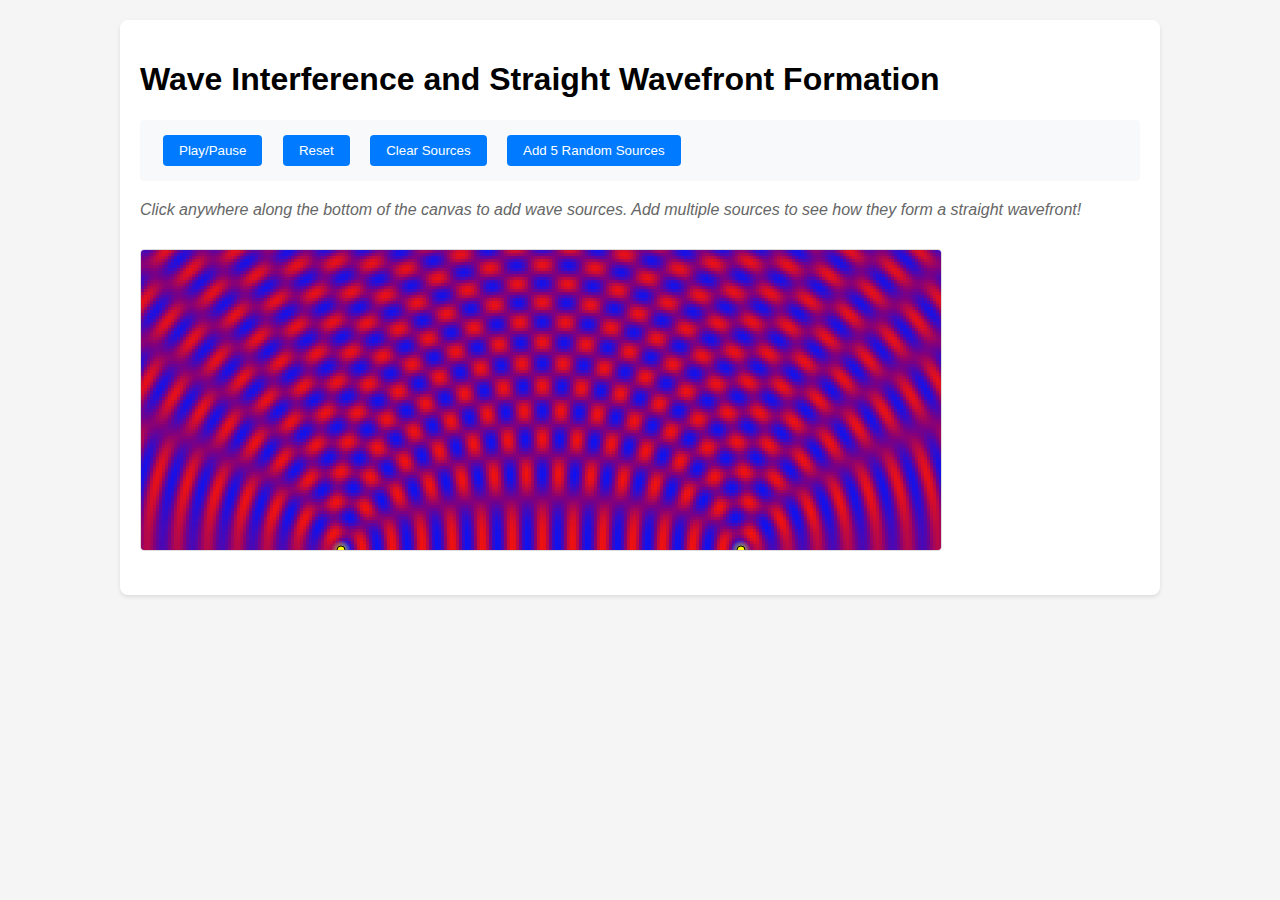
<file: simulations/Circular Wave Interference Visualization.html>
<!DOCTYPE html>
<html>
<head>
    <title>Wave Interference - Multiple Sources</title>
    <style>
        body {
            font-family: Arial, sans-serif;
            margin: 20px;
            background-color: #f5f5f5;
        }
        .container {
            max-width: 1000px;
            margin: 0 auto;
            background-color: white;
            padding: 20px;
            border-radius: 8px;
            box-shadow: 0 2px 4px rgba(0,0,0,0.1);
        }
        canvas {
            border: 1px solid #ddd;
            border-radius: 4px;
            margin: 20px 0;
            cursor: pointer;
        }
        .controls {
            margin: 20px 0;
            padding: 15px;
            background-color: #f8f9fa;
            border-radius: 4px;
        }
        button {
            padding: 8px 16px;
            margin: 0 8px;
            border: none;
            border-radius: 4px;
            background-color: #007bff;
            color: white;
            cursor: pointer;
        }
        button:hover {
            background-color: #0056b3;
        }
        .info {
            color: #666;
            font-style: italic;
            margin: 10px 0;
        }
    </style>
</head>
<body>
    <div class="container">
        <h1>Wave Interference and Straight Wavefront Formation</h1>
        
        <div class="controls">
            <button onclick="toggleAnimation()">Play/Pause</button>
            <button onclick="resetAnimation()">Reset</button>
            <button onclick="clearSources()">Clear Sources</button>
            <button onclick="addRandomSources()">Add 5 Random Sources</button>
        </div>

        <p class="info">Click anywhere along the bottom of the canvas to add wave sources. Add multiple sources to see how they form a straight wavefront!</p>
        <canvas id="waveCanvas" width="800" height="300"></canvas>
    </div>

    <script>
        const canvas = document.getElementById('waveCanvas');
        const ctx = canvas.getContext('2d');
        
        let animationId;
        let isPlaying = true;
        let time = 0;
        
        // Wave parameters
        let sources = [
            { x: 200, y: canvas.height },
            { x: 600, y: canvas.height }
        ];
        
        const wavelength = 30;  // Shorter wavelength for clearer pattern
        const frequency = 0.3;  // Faster waves
        const damping = 0.15;   // Adjusted damping for better visibility
        const maxRadius = canvas.height;

        function getWaveAmplitude(x, y, sourceX, sourceY, time) {
            const distance = Math.sqrt((x - sourceX) * (x - sourceX) + (y - sourceY) * (y - sourceY));
            const phase = (distance / wavelength) * 2 * Math.PI - time * frequency;
            return Math.cos(phase) * Math.exp(-distance * damping / maxRadius);
        }

        function getCombinedAmplitude(x, y, time) {
            return sources.reduce((sum, source) => {
                return sum + getWaveAmplitude(x, y, source.x, source.y, time);
            }, 0) / Math.max(1, sources.length);
        }

        function amplitudeToColor(amplitude) {
            // Enhanced color mapping for better contrast
            const r = Math.floor((amplitude + 1) * 127.5);
            const b = Math.floor((1 - amplitude) * 127.5);
            const g = Math.floor(Math.abs(amplitude) * 20); // Slight green tint for better visualization
            return `rgb(${r},${g},${b})`;
        }

        function draw() {
            ctx.clearRect(0, 0, canvas.width, canvas.height);

            // Draw wave field
            const resolution = 3;  // Higher resolution for clearer pattern
            for (let x = 0; x < canvas.width; x += resolution) {
                for (let y = 0; y < canvas.height; y += resolution) {
                    const amplitude = getCombinedAmplitude(x, y, time);
                    ctx.fillStyle = amplitudeToColor(amplitude);
                    ctx.fillRect(x, y, resolution, resolution);
                }
            }

            // Draw sources with a glowing effect
            sources.forEach(source => {
                // Glow effect
                const gradient = ctx.createRadialGradient(
                    source.x, source.y, 0,
                    source.x, source.y, 10
                );
                gradient.addColorStop(0, 'rgba(255, 255, 0, 0.8)');
                gradient.addColorStop(1, 'rgba(255, 255, 0, 0)');
                
                ctx.beginPath();
                ctx.arc(source.x, source.y, 10, 0, Math.PI * 2);
                ctx.fillStyle = gradient;
                ctx.fill();

                // Source point
                ctx.beginPath();
                ctx.arc(source.x, source.y, 4, 0, Math.PI * 2);
                ctx.fillStyle = 'yellow';
                ctx.strokeStyle = 'black';
                ctx.fill();
                ctx.stroke();
            });

            if (isPlaying) {
                time += 0.4;  // Faster animation
                animationId = requestAnimationFrame(draw);
            }
        }

        function toggleAnimation() {
            isPlaying = !isPlaying;
            if (isPlaying) {
                draw();
            } else {
                cancelAnimationFrame(animationId);
            }
        }

        function resetAnimation() {
            time = 0;
            if (!isPlaying) {
                isPlaying = true;
                draw();
            }
        }

        function clearSources() {
            sources = [];
            if (!isPlaying) {
                draw();
            }
        }

        function addRandomSources() {
            const spacing = canvas.width / 6;
            for (let i = 0; i < 5; i++) {
                const x = spacing + Math.random() * (canvas.width - 2 * spacing);
                sources.push({ x, y: canvas.height });
            }
        }

        // Add click handler for adding new sources
        canvas.addEventListener('click', (event) => {
            const rect = canvas.getBoundingClientRect();
            const x = event.clientX - rect.left;
            const y = canvas.height; // Always at bottom
            sources.push({ x, y });
        });

        // Start animation
        draw();
    </script>
</body>
</html>
</file>
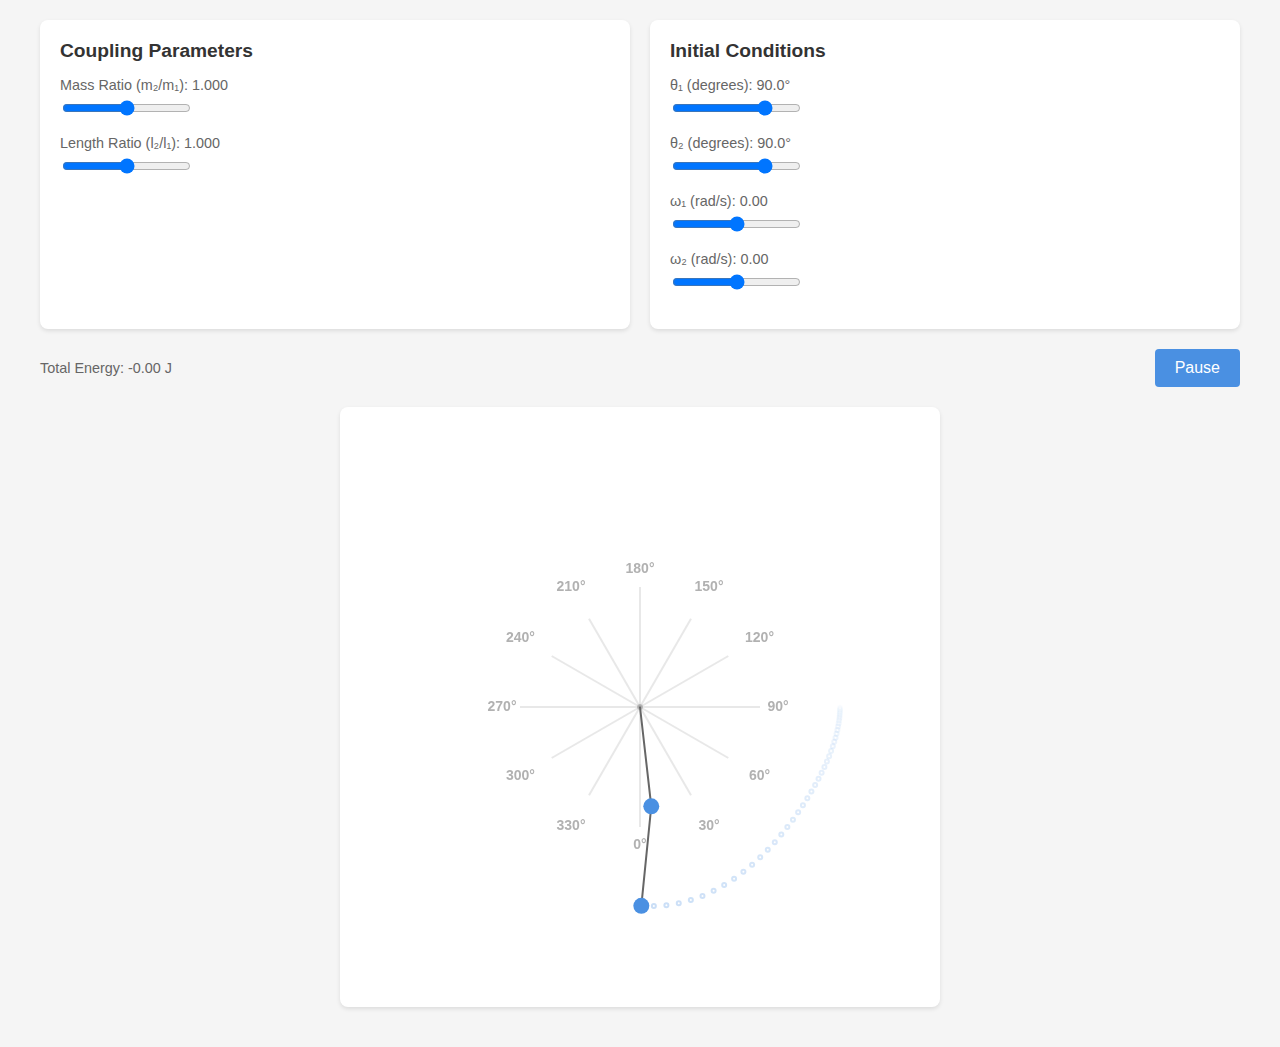
<file: simulations/Double Pendulum.html>
<!DOCTYPE html>
<html lang="en">
<head>
    <meta charset="UTF-8">
    <meta name="viewport" content="width=device-width, initial-scale=1.0">
    <title>Double Pendulum Simulator</title>
    <style>
        body {
            font-family: Arial, sans-serif;
            max-width: 1200px;
            margin: 0 auto;
            padding: 20px;
            background-color: #f5f5f5;
        }

        .controls-container {
            display: grid;
            grid-template-columns: repeat(auto-fit, minmax(300px, 1fr));
            gap: 20px;
            margin-bottom: 20px;
        }

        .card {
            background: white;
            border-radius: 8px;
            padding: 20px;
            box-shadow: 0 2px 4px rgba(0,0,0,0.1);
        }

        .card-title {
            font-size: 1.2em;
            font-weight: bold;
            margin-bottom: 15px;
            color: #333;
        }

        .control-group {
            margin-bottom: 15px;
        }

        .label {
            display: block;
            margin-bottom: 5px;
            font-size: 0.9em;
            color: #666;
        }

        .slider-container {
            display: flex;
            align-items: center;
            gap: 10px;
        }

        input[type="range"] {
            flex-grow: 1;
        }

        .value-display {
            min-width: 60px;
            text-align: right;
            font-family: monospace;
        }

        canvas {
            display: block;
            margin: 20px auto;
            background: white;
            border-radius: 8px;
            box-shadow: 0 2px 4px rgba(0,0,0,0.1);
        }

        .button {
            background: #4a90e2;
            color: white;
            border: none;
            padding: 10px 20px;
            border-radius: 4px;
            cursor: pointer;
            font-size: 1em;
        }

        .button:hover {
            background: #357abd;
        }

        .button.pause {
            background: #e24a4a;
        }

        .button.pause:hover {
            background: #bd3535;
        }

        .bottom-controls {
            display: flex;
            justify-content: space-between;
            align-items: center;
            margin-bottom: 20px;
        }

        #energyDisplay {
            font-size: 0.9em;
            color: #666;
        }
    </style>
</head>
<body>
    <div class="controls-container">
        <div class="card">
            <div class="card-title">Coupling Parameters</div>
            <div class="control-group">
                <label class="label">Mass Ratio (m₂/m₁): <span id="massRatioDisplay"></span></label>
                <input type="range" id="massRatio" min="-2.3" max="2.3" step="0.1" value="0">
            </div>
            <div class="control-group">
                <label class="label">Length Ratio (l₂/l₁): <span id="lengthRatioDisplay"></span></label>
                <input type="range" id="lengthRatio" min="-2.3" max="2.3" step="0.1" value="0">
            </div>
        </div>
        
        <div class="card">
            <div class="card-title">Initial Conditions</div>
            <div class="control-group">
                <label class="label">θ₁ (degrees): <span id="theta1Display"></span></label>
                <input type="range" id="theta1" min="-180" max="180" step="5" value="90">
            </div>
            <div class="control-group">
                <label class="label">θ₂ (degrees): <span id="theta2Display"></span></label>
                <input type="range" id="theta2" min="-180" max="180" step="5" value="90">
            </div>
            <div class="control-group">
                <label class="label">ω₁ (rad/s): <span id="omega1Display"></span></label>
                <input type="range" id="omega1" min="-5" max="5" step="0.1" value="0">
            </div>
            <div class="control-group">
                <label class="label">ω₂ (rad/s): <span id="omega2Display"></span></label>
                <input type="range" id="omega2" min="-5" max="5" step="0.1" value="0">
            </div>
        </div>
    </div>

    <div class="bottom-controls">
        <div id="energyDisplay">Total Energy: 0.00 J</div>
        <button id="pauseButton" class="button">Pause</button>
    </div>

    <canvas id="pendulumCanvas" width="600" height="600"></canvas>

<script>
// Beginning of JavaScript - continued in part 2
const canvas = document.getElementById('pendulumCanvas');
const ctx = canvas.getContext('2d');

// State variables
let isRunning = true;
let trail = [];

// Physical parameters
const g = 9.81;
const m1 = 1.0;
const l1 = 1.0;

// Get all input elements
const massRatioInput = document.getElementById('massRatio');
const lengthRatioInput = document.getElementById('lengthRatio');
const theta1Input = document.getElementById('theta1');
const theta2Input = document.getElementById('theta2');
const omega1Input = document.getElementById('omega1');
const omega2Input = document.getElementById('omega2');
const pauseButton = document.getElementById('pauseButton');

// Get all display elements
const massRatioDisplay = document.getElementById('massRatioDisplay');
const lengthRatioDisplay = document.getElementById('lengthRatioDisplay');
const theta1Display = document.getElementById('theta1Display');
const theta2Display = document.getElementById('theta2Display');
const omega1Display = document.getElementById('omega1Display');
const omega2Display = document.getElementById('omega2Display');
const energyDisplay = document.getElementById('energyDisplay');

// Current state
let state = {
    theta1: Math.PI/2,
    omega1: 0,
    theta2: Math.PI/2,
    omega2: 0
};

// Conversion functions
const deg2rad = deg => deg * Math.PI / 180;
const rad2deg = rad => rad * 180 / Math.PI;

// Physics calculations
function calculateDerivatives(state, massRatio, lengthRatio) {
    const m2 = m1 * Math.exp(massRatio);
    const l2 = l1 * Math.exp(lengthRatio);
    
    const delta = state.theta2 - state.theta1;
    const den = (m1 + m2) * l1 - m2 * l1 * Math.cos(delta) * Math.cos(delta);
    
    const theta1_dot = state.omega1;
    const omega1_dot = (m2 * l1 * state.omega1 * state.omega1 * Math.sin(delta) * Math.cos(delta)
                     + m2 * g * Math.sin(state.theta2) * Math.cos(delta)
                     + m2 * l2 * state.omega2 * state.omega2 * Math.sin(delta)
                     - (m1 + m2) * g * Math.sin(state.theta1)) / den;
    
    const theta2_dot = state.omega2;
    const omega2_dot = (-m2 * l2 * state.omega2 * state.omega2 * Math.sin(delta) * Math.cos(delta)
                     + (m1 + m2) * (g * Math.sin(state.theta1) * Math.cos(delta)
                     - l1 * state.omega1 * state.omega1 * Math.sin(delta)
                     - g * Math.sin(state.theta2))) / den;
    
    return {
        theta1: theta1_dot,
        omega1: omega1_dot,
        theta2: theta2_dot,
        omega2: omega2_dot
    };
}

function calculateTotalEnergy(state, massRatio, lengthRatio) {
    const m2 = m1 * Math.exp(massRatio);
    const l2 = l1 * Math.exp(lengthRatio);
    
    const v1x = l1 * state.omega1 * Math.cos(state.theta1);
    const v1y = l1 * state.omega1 * Math.sin(state.theta1);
    const v2x = l1 * state.omega1 * Math.cos(state.theta1) + l2 * state.omega2 * Math.cos(state.theta2);
    const v2y = l1 * state.omega1 * Math.sin(state.theta1) + l2 * state.omega2 * Math.sin(state.theta2);
    
    const T = 0.5 * m1 * (v1x*v1x + v1y*v1y) + 0.5 * m2 * (v2x*v2x + v2y*v2y);
    const V = -m1 * g * l1 * Math.cos(state.theta1) - m2 * g * (l1 * Math.cos(state.theta1) + l2 * Math.cos(state.theta2));
    
    return T + V;
}

// RK4 integrator
function rk4Step(state, dt, massRatio, lengthRatio) {
    const k1 = calculateDerivatives(state, massRatio, lengthRatio);
    
    const halfState = {
        theta1: state.theta1 + k1.theta1 * dt/2,
        omega1: state.omega1 + k1.omega1 * dt/2,
        theta2: state.theta2 + k1.theta2 * dt/2,
        omega2: state.omega2 + k1.omega2 * dt/2
    };
    const k2 = calculateDerivatives(halfState, massRatio, lengthRatio);
    
    const halfState2 = {
        theta1: state.theta1 + k2.theta1 * dt/2,
        omega1: state.omega1 + k2.omega1 * dt/2,
        theta2: state.theta2 + k2.theta2 * dt/2,
        omega2: state.omega2 + k2.omega2 * dt/2
    };
    const k3 = calculateDerivatives(halfState2, massRatio, lengthRatio);
    
    const fullState = {
        theta1: state.theta1 + k3.theta1 * dt,
        omega1: state.omega1 + k3.omega1 * dt,
        theta2: state.theta2 + k3.theta2 * dt,
        omega2: state.omega2 + k3.omega2 * dt
    };
    const k4 = calculateDerivatives(fullState, massRatio, lengthRatio);
    
    return {
        theta1: state.theta1 + (k1.theta1 + 2*k2.theta1 + 2*k3.theta1 + k4.theta1) * dt/6,
        omega1: state.omega1 + (k1.omega1 + 2*k2.omega1 + 2*k3.omega1 + k4.omega1) * dt/6,
        theta2: state.theta2 + (k1.theta2 + 2*k2.theta2 + 2*k3.theta2 + k4.theta2) * dt/6,
        omega2: state.omega2 + (k1.omega2 + 2*k2.omega2 + 2*k3.omega2 + k4.omega2) * dt/6
    };
}

// Drawing functions
function drawProtractor(ctx, centerX, centerY, scale) {
    const protractorRadius = scale * 1.2;
    
    ctx.strokeStyle = 'rgba(100, 100, 100, 0.15)';
    ctx.fillStyle = 'rgba(100, 100, 100, 0.5)';
    ctx.textAlign = 'center';
    ctx.textBaseline = 'middle';
    ctx.font = 'bold 14px Arial';
    
    for (let angle = 0; angle < 360; angle += 30) {
        const radian = (angle * Math.PI) / 180;
        const lineLength = angle % 90 === 0 ? protractorRadius : 
                          angle % 45 === 0 ? protractorRadius * 0.9 : 
                          protractorRadius * 0.85;
        
        ctx.beginPath();
        ctx.moveTo(centerX, centerY);
        ctx.lineTo(
            centerX + lineLength * Math.sin(radian),
            centerY + lineLength * Math.cos(radian)
        );
        ctx.stroke();
        
        if (angle % 30 === 0) {
            const labelRadius = protractorRadius * 1.15;
            const labelX = centerX + labelRadius * Math.sin(radian);
            const labelY = centerY + labelRadius * Math.cos(radian);
            ctx.fillText(`${angle}°`, labelX, labelY);
        }
    }
    
    ctx.fillStyle = 'rgba(100, 100, 100, 0.3)';
    ctx.beginPath();
    ctx.arc(centerX, centerY, 3, 0, 2 * Math.PI);
    ctx.fill();
}

function updateDisplay() {
    const massRatio = Math.exp(Number(massRatioInput.value));
    const lengthRatio = Math.exp(Number(lengthRatioInput.value));
    
    massRatioDisplay.textContent = massRatio < 1 ? 
        `1/${(1/massRatio).toFixed(3)}` : 
        massRatio.toFixed(3);
    
    lengthRatioDisplay.textContent = lengthRatio < 1 ? 
        `1/${(1/lengthRatio).toFixed(3)}` : 
        lengthRatio.toFixed(3);
    
    theta1Display.textContent = `${Number(theta1Input.value).toFixed(1)}°`;
    theta2Display.textContent = `${Number(theta2Input.value).toFixed(1)}°`;
    omega1Display.textContent = Number(omega1Input.value).toFixed(2);
    omega2Display.textContent = Number(omega2Input.value).toFixed(2);
    
    state.theta1 = deg2rad(Number(theta1Input.value));
    state.theta2 = deg2rad(Number(theta2Input.value));
    state.omega1 = Number(omega1Input.value);
    state.omega2 = Number(omega2Input.value);
    
    const energy = calculateTotalEnergy(state, Number(massRatioInput.value), Number(lengthRatioInput.value));
    energyDisplay.textContent = `Total Energy: ${energy.toFixed(2)} J`;
}

function draw() {
    const scale = 100;
    const centerX = canvas.width / 2;
    const centerY = canvas.height / 2;
    
    ctx.clearRect(0, 0, canvas.width, canvas.height);
    drawProtractor(ctx, centerX, centerY, scale);
    
    const massRatio = Math.exp(Number(massRatioInput.value));
    const lengthRatio = Math.exp(Number(lengthRatioInput.value));
    const l2 = l1 * lengthRatio;
    
    // Draw trail
    ctx.beginPath();
    trail.forEach((pos, i) => {
        const alpha = i / trail.length;
        ctx.strokeStyle = `rgba(74, 144, 226, ${alpha * 0.3})`;
        ctx.beginPath();
        ctx.arc(pos.x, pos.y, 2, 0, 2*Math.PI);
        ctx.stroke();
    });
    
    // Calculate positions
    const x1 = centerX + l1 * scale * Math.sin(state.theta1);
    const y1 = centerY + l1 * scale * Math.cos(state.theta1);
    const x2 = x1 + l2 * scale * Math.sin(state.theta2);
    const y2 = y1 + l2 * scale * Math.cos(state.theta2);
    
    // Draw rods
    ctx.beginPath();
    ctx.strokeStyle = '#666';
    ctx.lineWidth = 2;
    ctx.moveTo(centerX, centerY);
    ctx.lineTo(x1, y1);
    ctx.lineTo(x2, y2);
    ctx.stroke();
    
    // Draw masses
    const baseRadius = 8;
    ctx.fillStyle = '#4a90e2';
    ctx.beginPath();
    ctx.arc(x1, y1, baseRadius, 0, 2*Math.PI);
    ctx.fill();
    ctx.beginPath();
    ctx.arc(x2, y2, baseRadius * Math.sqrt(massRatio), 0, 2*Math.PI);
    ctx.fill();
    
    // Update trail
    trail.push({x: x2, y: y2});
    if (trail.length > 50) trail.shift();
    
    if (isRunning) {
        state = rk4Step(state, 1/60, Number(massRatioInput.value), Number(lengthRatioInput.value));
        requestAnimationFrame(draw);
    }
}

// Event handlers
[massRatioInput, lengthRatioInput, theta1Input, theta2Input, omega1Input, omega2Input].forEach(input => {
    input.addEventListener('input', updateDisplay);
});

pauseButton.addEventListener('click', () => {
    isRunning = !isRunning;
    pauseButton.textContent = isRunning ? 'Pause' : 'Resume';
    pauseButton.classList.toggle('pause', isRunning);
    if (isRunning) draw();
});

// Initial setup
updateDisplay();
draw();

</script>
</body>
</html>
</file>
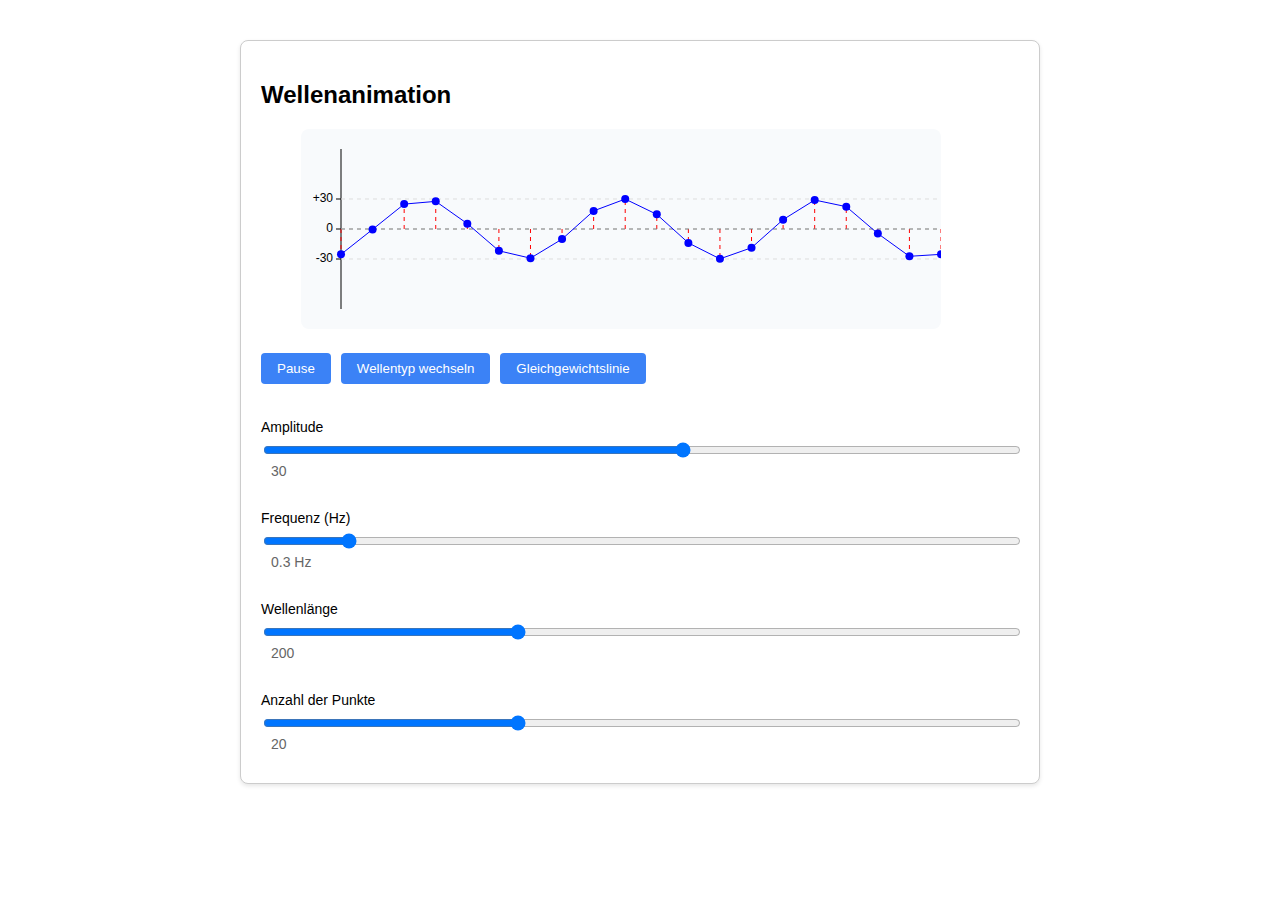
<file: simulations/Quer und Laengswellen.html>
<!DOCTYPE html>
<html>
<head>
    <title>Wellenanimation</title>
    <style>
        body {
            font-family: Arial, sans-serif;
            max-width: 800px;
            margin: 20px auto;
            padding: 20px;
        }
        .card {
            border: 1px solid #ccc;
            border-radius: 8px;
            padding: 20px;
            background: white;
            box-shadow: 0 2px 4px rgba(0,0,0,0.1);
        }
        .controls {
            margin-top: 20px;
            display: grid;
            gap: 10px;
        }
        .button-group {
            display: flex;
            gap: 10px;
            margin-bottom: 15px;
        }
        button {
            padding: 8px 16px;
            background: #3b82f6;
            color: white;
            border: none;
            border-radius: 4px;
            cursor: pointer;
        }
        button:hover {
            background: #2563eb;
        }
        .slider-container {
            margin: 10px 0;
        }
        .slider-label {
            display: block;
            margin-bottom: 5px;
            font-size: 14px;
        }
        input[type="range"] {
            width: 100%;
        }
        .value-display {
            display: inline-block;
            margin-left: 10px;
            font-size: 14px;
            color: #666;
        }
        svg {
            margin-left: 40px;
        }
    </style>
</head>
<body>
    <div class="card">
        <h2>Wellenanimation</h2>
        <svg id="waveCanvas" width="640" height="200" style="background: #f8fafc; border-radius: 8px;"></svg>
        
        <div class="controls">
            <div class="button-group">
                <button id="playPauseBtn">Pause</button>
                <button id="waveTypeBtn">Wellentyp wechseln</button>
                <button id="equilibriumBtn">Gleichgewichtslinie</button>
            </div>
            
            <div class="slider-container">
                <label class="slider-label">Amplitude</label>
                <input type="range" id="amplitudeSlider" min="5" max="50" value="30" step="1">
                <span class="value-display" id="amplitudeValue">30</span>
            </div>
            
            <div class="slider-container">
                <label class="slider-label">Frequenz (Hz)</label>
                <input type="range" id="frequencySlider" min="0.1" max="2" value="0.3" step="0.1">
                <span class="value-display" id="frequencyValue">0.3 Hz</span>
            </div>
            
            <div class="slider-container">
                <label class="slider-label">Wellenlänge</label>
                <input type="range" id="wavelengthSlider" min="100" max="400" value="200" step="10">
                <span class="value-display" id="wavelengthValue">200</span>
            </div>
            
            <div class="slider-container">
                <label class="slider-label">Anzahl der Punkte</label>
                <input type="range" id="pointsSlider" min="10" max="40" value="20" step="1">
                <span class="value-display" id="pointsValue">20</span>
            </div>
        </div>
    </div>

    <script>
        class WaveAnimation {
            constructor() {
                this.svg = document.getElementById('waveCanvas');
                this.width = 600;
                this.height = 200;
                this.centerY = this.height / 2;
                this.time = 0;
                this.isPlaying = true;
                this.yAxisOffset = 40;
                
                // State
                this.amplitude = 30;
                this.frequency = 0.3;
                this.wavelength = 200;
                this.numPoints = 20;
                this.waveType = 'transverse';
                this.showEquilibrium = true;
                
                // Animation speed scaling factor - Changed from 50 to 5
                this.animationSpeed = 5;
                
                this.setupControls();
                this.animate();
                
                // Initial value displays
                this.updateValueDisplays();
            }
            
            updateValueDisplays() {
                document.getElementById('amplitudeValue').textContent = this.amplitude;
                document.getElementById('frequencyValue').textContent = this.frequency + ' Hz';
                document.getElementById('wavelengthValue').textContent = this.wavelength;
                document.getElementById('pointsValue').textContent = this.numPoints;
            }
            
            drawYAxis() {
                const yAxis = document.createElementNS('http://www.w3.org/2000/svg', 'line');
                yAxis.setAttribute('x1', this.yAxisOffset);
                yAxis.setAttribute('y1', 20);
                yAxis.setAttribute('x2', this.yAxisOffset);
                yAxis.setAttribute('y2', this.height - 20);
                yAxis.setAttribute('stroke', 'black');
                yAxis.setAttribute('stroke-width', '1');
                this.svg.appendChild(yAxis);

                const tickLength = 5;
                const positions = [
                    { y: this.centerY - this.amplitude, label: `+${this.amplitude}` },
                    { y: this.centerY, label: '0' },
                    { y: this.centerY + this.amplitude, label: `-${this.amplitude}` }
                ];

                positions.forEach(pos => {
                    const tick = document.createElementNS('http://www.w3.org/2000/svg', 'line');
                    tick.setAttribute('x1', this.yAxisOffset - tickLength);
                    tick.setAttribute('y1', pos.y);
                    tick.setAttribute('x2', this.yAxisOffset);
                    tick.setAttribute('y2', pos.y);
                    tick.setAttribute('stroke', 'black');
                    tick.setAttribute('stroke-width', '1');
                    this.svg.appendChild(tick);

                    const label = document.createElementNS('http://www.w3.org/2000/svg', 'text');
                    label.setAttribute('x', this.yAxisOffset - 8);
                    label.setAttribute('y', pos.y);
                    label.setAttribute('text-anchor', 'end');
                    label.setAttribute('dominant-baseline', 'middle');
                    label.setAttribute('font-size', '12px');
                    label.textContent = pos.label;
                    this.svg.appendChild(label);

                    const gridLine = document.createElementNS('http://www.w3.org/2000/svg', 'line');
                    gridLine.setAttribute('x1', this.yAxisOffset);
                    gridLine.setAttribute('y1', pos.y);
                    gridLine.setAttribute('x2', this.width + this.yAxisOffset);
                    gridLine.setAttribute('y2', pos.y);
                    gridLine.setAttribute('stroke', '#ddd');
                    gridLine.setAttribute('stroke-width', '1');
                    gridLine.setAttribute('stroke-dasharray', '4');
                    this.svg.appendChild(gridLine);
                });
            }
            
            calculatePoints() {
                const points = [];
                const spacing = this.width / (this.numPoints - 1);
                const k = 2 * Math.PI / this.wavelength;
                const omega = 2 * Math.PI * this.frequency * this.animationSpeed;
                
                for (let i = 0; i < this.numPoints; i++) {
                    const equilibriumX = i * spacing + this.yAxisOffset;
                    const phase = k * (equilibriumX - this.yAxisOffset) - omega * this.time;
                    
                    if (this.waveType === 'transverse') {
                        points.push({
                            x: equilibriumX,
                            y: this.centerY + this.amplitude * Math.sin(phase),
                            equilibriumX,
                            equilibriumY: this.centerY
                        });
                    } else {
                        const displacement = this.amplitude * Math.sin(phase);
                        points.push({
                            x: equilibriumX + displacement,
                            y: this.centerY,
                            equilibriumX,
                            equilibriumY: this.centerY
                        });
                    }
                }
                return points;
            }
            
            draw() {
                const points = this.calculatePoints();
                this.svg.innerHTML = '';
                this.drawYAxis();
                
                if (this.waveType === 'transverse') {
                    points.forEach(point => {
                        const line = document.createElementNS('http://www.w3.org/2000/svg', 'line');
                        line.setAttribute('x1', point.x);
                        line.setAttribute('y1', this.centerY);
                        line.setAttribute('x2', point.x);
                        line.setAttribute('y2', point.y);
                        line.setAttribute('stroke', 'red');
                        line.setAttribute('stroke-width', '1');
                        line.setAttribute('stroke-dasharray', '4');
                        this.svg.appendChild(line);
                    });
                }
                
                if (this.showEquilibrium) {
                    const equilibriumPath = document.createElementNS('http://www.w3.org/2000/svg', 'path');
                    const pathData = points.reduce((path, point, i) => 
                        path + (i === 0 ? 'M' : 'L') + ` ${point.equilibriumX} ${point.equilibriumY}`, 
                    '');
                    equilibriumPath.setAttribute('d', pathData);
                    equilibriumPath.setAttribute('stroke', 'gray');
                    equilibriumPath.setAttribute('stroke-width', '1');
                    equilibriumPath.setAttribute('stroke-dasharray', '4');
                    equilibriumPath.setAttribute('fill', 'none');
                    this.svg.appendChild(equilibriumPath);
                }
                
                const linePath = document.createElementNS('http://www.w3.org/2000/svg', 'path');
                const pathData = points.reduce((path, point, i) => 
                    path + (i === 0 ? 'M' : 'L') + ` ${point.x} ${point.y}`, 
                '');
                linePath.setAttribute('d', pathData);
                linePath.setAttribute('stroke', 'blue');
                linePath.setAttribute('stroke-width', '1');
                linePath.setAttribute('fill', 'none');
                this.svg.appendChild(linePath);
                
                points.forEach(point => {
                    const circle = document.createElementNS('http://www.w3.org/2000/svg', 'circle');
                    circle.setAttribute('cx', point.x);
                    circle.setAttribute('cy', point.y);
                    circle.setAttribute('r', '4');
                    circle.setAttribute('fill', 'blue');
                    this.svg.appendChild(circle);
                });
            }
            
            animate() {
                if (this.isPlaying) {
                    this.time = (this.time + 0.01) % (2 * Math.PI);
                }
                this.draw();
                requestAnimationFrame(() => this.animate());
            }
            
            setupControls() {
                document.getElementById('playPauseBtn').onclick = () => {
                    this.isPlaying = !this.isPlaying;
                    document.getElementById('playPauseBtn').textContent = 
                        this.isPlaying ? 'Pause' : 'Abspielen';
                };
                
                document.getElementById('waveTypeBtn').onclick = () => {
                    this.waveType = this.waveType === 'transverse' ? 'longitudinal' : 'transverse';
                };
                
                document.getElementById('equilibriumBtn').onclick = () => {
                    this.showEquilibrium = !this.showEquilibrium;
                };
                
                document.getElementById('amplitudeSlider').oninput = (e) => {
                    this.amplitude = Number(e.target.value);
                    this.updateValueDisplays();
                };
                
                document.getElementById('frequencySlider').oninput = (e) => {
                    this.frequency = Number(e.target.value);
                    this.updateValueDisplays();
                };
                
                document.getElementById('wavelengthSlider').oninput = (e) => {
                    this.wavelength = Number(e.target.value);
                    this.updateValueDisplays();
                };
                
                document.getElementById('pointsSlider').oninput = (e) => {
                    this.numPoints = Number(e.target.value);
                    this.updateValueDisplays();
                };
            }
        }

        // Start animation when page loads
        window.onload = () => new WaveAnimation();
    </script>
</body>
</html>
</file>
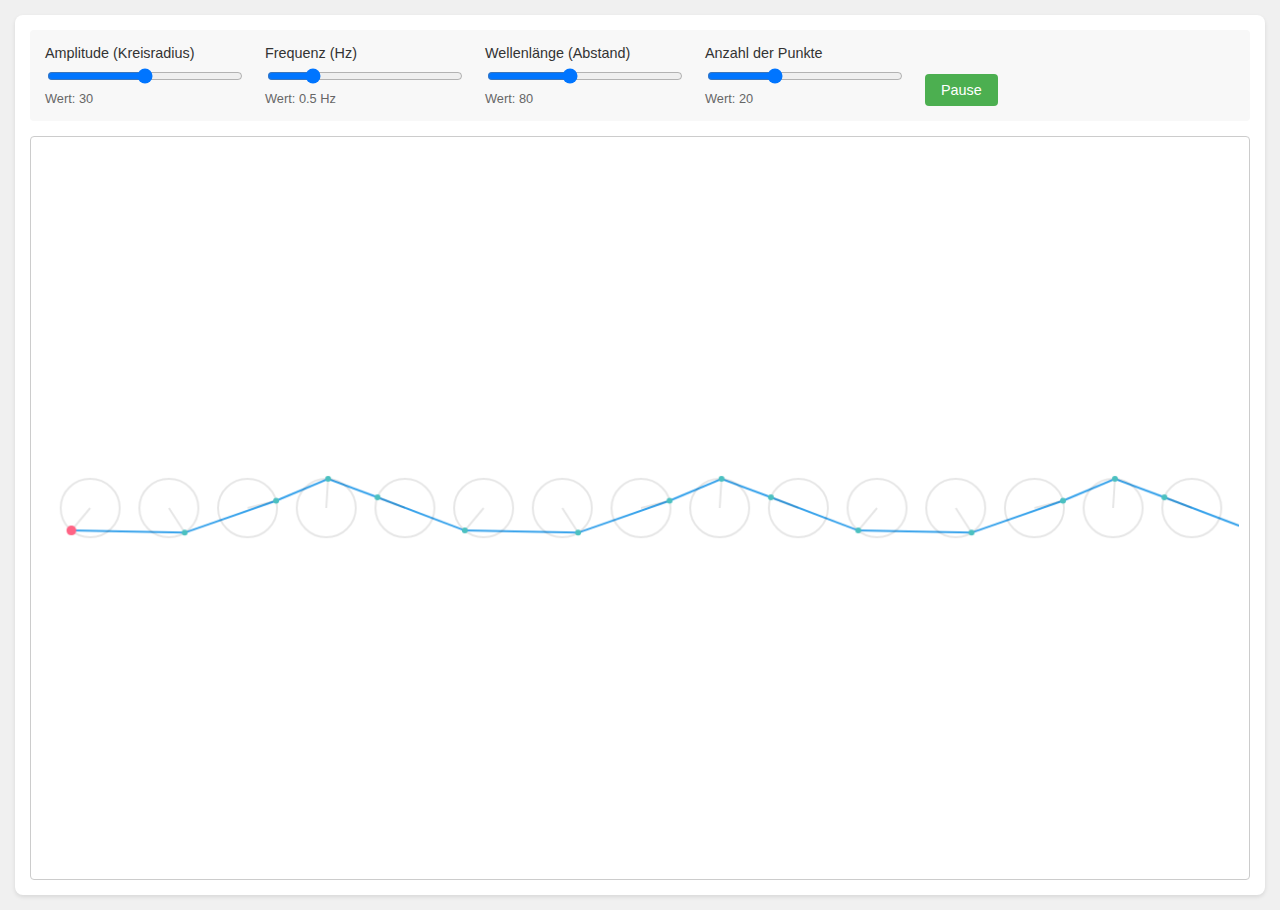
<file: simulations/water-wave.html>
<!DOCTYPE html>
<html lang="de">
<head>
    <title>Kreisförmige Wellenbewegung</title>
    <meta charset="UTF-8">
    <style>
        body {
            font-family: Arial, sans-serif;
            margin: 0;
            padding: 15px;
            background-color: #f0f0f0;
        }
        .container {
            display: flex;
            flex-direction: column;
            gap: 15px;
            background-color: white;
            padding: 15px;
            border-radius: 8px;
            box-shadow: 0 2px 4px rgba(0,0,0,0.1);
            height: calc(100vh - 50px);
        }
        .controls {
            display: flex;
            gap: 20px;
            padding: 15px;
            background-color: #f8f8f8;
            border-radius: 4px;
            align-items: center;
            flex-wrap: wrap;
        }
        .control-group {
            display: flex;
            flex-direction: column;
            gap: 5px;
            min-width: 200px;
        }
        .control-group label {
            font-size: 0.9em;
            color: #333;
        }
        .value-display {
            font-size: 0.8em;
            color: #666;
        }
        .plot-container {
            flex-grow: 1;
            border: 1px solid #ccc;
            border-radius: 4px;
            padding: 10px;
            min-height: 0;
            position: relative;
        }
        button {
            background-color: #4CAF50;
            color: white;
            border: none;
            padding: 8px 16px;
            border-radius: 4px;
            cursor: pointer;
            font-size: 0.9em;
            height: fit-content;
            align-self: flex-end;
        }
        button:hover {
            filter: brightness(90%);
        }
        canvas {
            width: 100%;
            height: 100%;
        }
    </style>
</head>
<body>
    <div class="container">
        <div class="controls">
            <div class="control-group">
                <label for="amplitude">Amplitude (Kreisradius)</label>
                <input type="range" id="amplitude" min="10" max="50" value="30">
                <div class="value-display">Wert: <span id="amplitudeValue">30</span></div>
            </div>
            <div class="control-group">
                <label for="frequency">Frequenz (Hz)</label>
                <input type="range" id="frequency" min="0.1" max="2" step="0.1" value="0.5">
                <div class="value-display">Wert: <span id="frequencyValue">0.5</span> Hz</div>
            </div>
            <div class="control-group">
                <label for="wavelength">Wellenlänge (Abstand)</label>
                <input type="range" id="wavelength" min="30" max="150" value="80">
                <div class="value-display">Wert: <span id="wavelengthValue">80</span></div>
            </div>
            <div class="control-group">
                <label for="particles">Anzahl der Punkte</label>
                <input type="range" id="particles" min="5" max="50" value="20">
                <div class="value-display">Wert: <span id="particlesValue">20</span></div>
            </div>
            <button id="playPause">Pause</button>
        </div>
        <div class="plot-container">
            <canvas id="waveCanvas"></canvas>
        </div>
    </div>

    <script>
        class CircularWaveSimulator {
            constructor() {
                this.canvas = document.getElementById('waveCanvas');
                this.ctx = this.canvas.getContext('2d');
                this.isPlaying = true;
                this.time = 0;
                
                // Parameters
                this.amplitude = 30;
                this.frequency = 0.5;
                this.wavelength = 80;
                this.particles = 20;
                
                this.setupControls();
                this.handleResize();
                window.addEventListener('resize', () => this.handleResize());
                this.animate();
            }
            
            handleResize() {
                const container = this.canvas.parentElement;
                this.canvas.width = container.clientWidth;
                this.canvas.height = container.clientHeight;
            }
            
            setupControls() {
                const controls = {
                    amplitude: document.getElementById('amplitude'),
                    frequency: document.getElementById('frequency'),
                    wavelength: document.getElementById('wavelength'),
                    particles: document.getElementById('particles')
                };
                
                Object.entries(controls).forEach(([param, control]) => {
                    const display = document.getElementById(`${param}Value`);
                    control.addEventListener('input', (e) => {
                        this[param] = parseFloat(e.target.value);
                        display.textContent = this[param];
                    });
                });
                
                document.getElementById('playPause').addEventListener('click', (e) => {
                    this.isPlaying = !this.isPlaying;
                    e.target.textContent = this.isPlaying ? 'Pause' : 'Fortsetzen';
                });
            }
            
            drawParticle(x, y, isHighlighted = false) {
                this.ctx.beginPath();
                this.ctx.arc(x, y, isHighlighted ? 5 : 3, 0, Math.PI * 2);
                this.ctx.fillStyle = isHighlighted ? '#FF6384' : '#4BC0C0';
                this.ctx.fill();
            }
            
            drawCircle(centerX, centerY, radius) {
                this.ctx.beginPath();
                this.ctx.arc(centerX, centerY, radius, 0, Math.PI * 2);
                this.ctx.strokeStyle = 'rgba(0,0,0,0.1)';
                this.ctx.stroke();
            }
            
            drawWave() {
                const centerY = this.canvas.height / 2;
                const startX = 50;
                const spacing = this.wavelength;
                const omega = 2 * Math.PI * this.frequency;
                
                // Calculate and store particle positions
                const particles = [];
                const pathPoints = [];
                
                for (let i = 0; i < this.particles; i++) {
                    const baseX = startX + i * spacing;
                    const phaseShift = (2 * Math.PI * i * spacing) / (this.wavelength * 5);
                    
                    // Calculate circular motion
                    const angle = omega * this.time - phaseShift;
                    const dx = this.amplitude * Math.cos(angle);
                    const dy = this.amplitude * Math.sin(angle);
                    
                    particles.push({
                        x: baseX + dx,
                        y: centerY + dy,
                        centerX: baseX,
                        centerY: centerY,
                        angle: angle
                    });
                    
                    // Store points for the wave path
                    pathPoints.push({x: baseX + dx, y: centerY + dy});
                }
                
                // Draw paths between particles
                this.ctx.beginPath();
                this.ctx.moveTo(pathPoints[0].x, pathPoints[0].y);
                for (let i = 1; i < pathPoints.length; i++) {
                    this.ctx.lineTo(pathPoints[i].x, pathPoints[i].y);
                }
                this.ctx.strokeStyle = '#36A2EB';
                this.ctx.lineWidth = 2;
                this.ctx.stroke();
                
                // Draw rotation circles and particles
                particles.forEach((p, i) => {
                    // Draw the circle path
                    this.drawCircle(p.centerX, p.centerY, this.amplitude);
                    
                    // Draw radius line to show rotation
                    this.ctx.beginPath();
                    this.ctx.moveTo(p.centerX, p.centerY);
                    this.ctx.lineTo(p.x, p.y);
                    this.ctx.strokeStyle = 'rgba(0,0,0,0.1)';
                    this.ctx.stroke();
                    
                    // Draw the particle
                    this.drawParticle(p.x, p.y, i === 0);
                });
            }
            
            animate() {
                if (this.isPlaying) {
                    this.time += 0.016;
                    
                    // Clear canvas
                    this.ctx.clearRect(0, 0, this.canvas.width, this.canvas.height);
                    
                    // Draw wave
                    this.drawWave();
                }
                
                requestAnimationFrame(() => this.animate());
            }
        }

        window.addEventListener('load', () => {
            new CircularWaveSimulator();
        });
    </script>
</body>
</html>
</file>
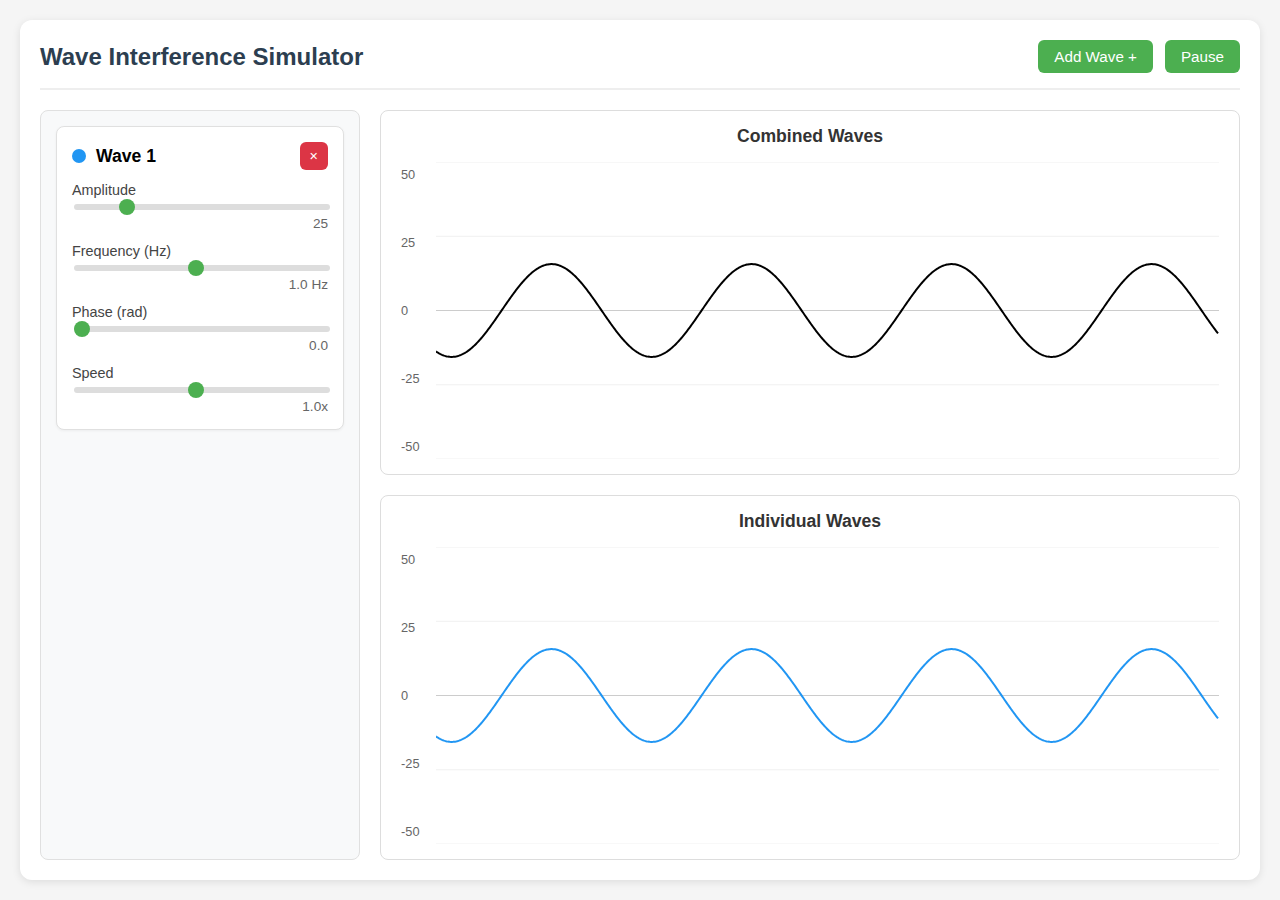
<file: simulations/wave-interference.html>
<!DOCTYPE html>
<html lang="de">
<head>
    <title>Wave Interference Simulator</title>
    <meta charset="UTF-8">
    <style>
        body {
            font-family: Arial, sans-serif;
            margin: 0;
            padding: 20px;
            background-color: #f5f5f5;
            height: 100vh;
            box-sizing: border-box;
        }

        * {
            box-sizing: border-box;
        }

        .container {
            max-width: 1600px;
            height: calc(100vh - 40px);
            margin: 0 auto;
            background-color: white;
            padding: 20px;
            border-radius: 12px;
            box-shadow: 0 2px 8px rgba(0,0,0,0.1);
            display: flex;
            flex-direction: column;
        }

        .top-bar {
            display: flex;
            justify-content: space-between;
            align-items: center;
            padding-bottom: 15px;
            border-bottom: 2px solid #eee;
            flex-shrink: 0;
        }

        .controls-header {
            display: flex;
            gap: 12px;
        }

        .main-content {
            display: flex;
            gap: 20px;
            flex-grow: 1;
            min-height: 0; /* Important for Firefox */
            padding-top: 20px;
        }

        .waves-container {
            width: 320px;
            flex-shrink: 0;
            display: flex;
            flex-direction: column;
            gap: 15px;
            overflow-y: auto;
            padding: 15px;
            background: #f8f9fa;
            border-radius: 8px;
            border: 1px solid #e0e0e0;
        }

        .plots-container {
            flex-grow: 1;
            display: flex;
            flex-direction: column;
            gap: 20px;
            min-width: 0; /* Important for Firefox */
        }

        .wave-controls {
            background-color: white;
            padding: 15px;
            border-radius: 8px;
            border: 1px solid #e0e0e0;
            box-shadow: 0 1px 3px rgba(0,0,0,0.05);
        }

        .wave-header {
            display: flex;
            justify-content: space-between;
            align-items: center;
            margin-bottom: 12px;
        }

        .wave-header h3 {
            margin: 0;
            font-size: 1.1em;
            display: flex;
            align-items: center;
            gap: 10px;
        }

        .color-indicator {
            width: 14px;
            height: 14px;
            border-radius: 50%;
        }

        .control-row {
            display: grid;
            gap: 12px;
        }

        .control-group {
            display: flex;
            flex-direction: column;
            gap: 4px;
        }

        .control-group label {
            color: #444;
            font-size: 0.9em;
            font-weight: 500;
        }

        .control-group input[type="range"] {
            width: 100%;
            height: 6px;
            -webkit-appearance: none;
            background: #ddd;
            border-radius: 3px;
            outline: none;
        }

        .control-group input[type="range"]::-webkit-slider-thumb {
            -webkit-appearance: none;
            width: 16px;
            height: 16px;
            background: #4CAF50;
            border-radius: 50%;
            cursor: pointer;
        }

        .value-display {
            font-size: 0.85em;
            color: #666;
            text-align: right;
        }

        .plot-window {
            flex: 1;
            min-height: 0;
            background: white;
            border: 1px solid #ddd;
            border-radius: 8px;
            padding: 15px;
            display: flex;
            flex-direction: column;
        }

        .plot-title {
            text-align: center;
            margin: 0 0 15px 0;
            font-weight: 600;
            font-size: 1.1em;
            color: #333;
        }

        .plot-area {
            position: relative;
            flex-grow: 1;
            min-height: 0;
        }

        .y-axis {
            position: absolute;
            left: 0;
            top: 0;
            bottom: 0;
            width: 40px;
            display: flex;
            flex-direction: column;
            justify-content: space-between;
            padding: 5px;
            font-size: 0.8em;
            color: #666;
            pointer-events: none;
            background: rgba(255,255,255,0.8);
        }

        button {
            background-color: #4CAF50;
            color: white;
            border: none;
            padding: 8px 16px;
            border-radius: 6px;
            cursor: pointer;
            font-size: 0.95em;
            transition: all 0.2s ease;
            display: flex;
            align-items: center;
            gap: 6px;
        }

        button.remove {
            background-color: #dc3545;
            padding: 6px 10px;
            font-size: 0.9em;
        }

        button:hover {
            transform: translateY(-1px);
            box-shadow: 0 2px 4px rgba(0,0,0,0.1);
        }

        h1 {
            font-size: 1.5em;
            margin: 0;
            color: #2c3e50;
        }

        /* Scrollbar styling */
        .waves-container::-webkit-scrollbar {
            width: 8px;
        }

        .waves-container::-webkit-scrollbar-track {
            background: #f1f1f1;
            border-radius: 4px;
        }

        .waves-container::-webkit-scrollbar-thumb {
            background: #888;
            border-radius: 4px;
        }

        .waves-container::-webkit-scrollbar-thumb:hover {
            background: #666;
        }

        /* SVG specific styles */
        svg {
            width: 100%;
            height: 100%;
            margin-left: 40px; /* Account for y-axis */
        }

        .grid-line {
            stroke: #f0f0f0;
            stroke-width: 1;
        }

        .x-axis {
            stroke: #ccc;
            stroke-width: 1;
        }
    </style>
</head>
<body>
    <div class="container">
        <div class="top-bar">
            <h1>Wave Interference Simulator</h1>
            <div class="controls-header">
                <button id="addWave">Add Wave +</button>
                <button id="playPause">Pause</button>
            </div>
        </div>
        
        <div class="main-content">
            <div id="wavesContainer" class="waves-container">
                <!-- Wave controls will be added here dynamically -->
            </div>
            
            <div class="plots-container">
                <div class="plot-window">
                    <div class="plot-title">Combined Waves</div>
                    <div class="plot-area">
                        <div class="y-axis" id="combinedYAxis">
                            <div>50</div>
                            <div>25</div>
                            <div>0</div>
                            <div>-25</div>
                            <div>-50</div>
                        </div>
                        <svg id="combinedPlot" preserveAspectRatio="xMidYMid meet"></svg>
                    </div>
                </div>
                <div class="plot-window">
                    <div class="plot-title">Individual Waves</div>
                    <div class="plot-area">
                        <div class="y-axis" id="individualYAxis">
                            <div>50</div>
                            <div>25</div>
                            <div>0</div>
                            <div>-25</div>
                            <div>-50</div>
                        </div>
                        <svg id="individualPlot" preserveAspectRatio="xMidYMid meet"></svg>
                    </div>
                </div>
            </div>
        </div>
    </div>
</body>
</html>

<!DOCTYPE html>
<html>
<head><title>Wave Simulator Script</title></head>
<body>
<script>
class WaveSimulator {
    constructor() {
        this.waves = [];
        this.isPlaying = true;
        this.time = 0;
        this.colors = [
            '#2196F3', '#FF5722', '#4CAF50', '#9C27B0', '#FF9800',
            '#E91E63', '#00BCD4', '#8BC34A', '#3F51B5', '#FFC107'
        ];
        // Reduced max amplitude for better visualization
        this.FIXED_MAX_AMPLITUDE = 80;
        
        this.setupControls();
        this.setupPlots();
        this.addWave(); // Add initial wave
        
        // Initial resize and animation setup
        requestAnimationFrame(() => {
            this.handleResize();
            this.animate();
        });
        
        // Debounced resize handler
        let resizeTimeout;
        window.addEventListener('resize', () => {
            clearTimeout(resizeTimeout);
            resizeTimeout = setTimeout(() => this.handleResize(), 250);
        });
    }
    
    handleResize() {
        const updatePlotDimensions = (plot) => {
            const plotArea = plot.parentElement;
            // Account for the y-axis width (40px) and some padding
            const width = plotArea.clientWidth - 45;
            const height = plotArea.clientHeight;
            
            // Update SVG dimensions
            plot.style.width = `${width}px`;
            plot.style.height = `${height}px`;
            plot.setAttribute('viewBox', `0 0 ${width} ${height}`);
            
            // Store dimensions for wave calculations
            this.plotWidth = width;
            this.plotHeight = height;
            
            // Update grid lines
            this.updateGridLines(plot);
        };
        
        updatePlotDimensions(document.getElementById('combinedPlot'));
        updatePlotDimensions(document.getElementById('individualPlot'));
    }
    
    updateGridLines(plot) {
        // Remove old grid lines
        plot.querySelectorAll('.grid-line').forEach(line => line.remove());
        
        // Add new grid lines
        for (let i = -2; i <= 2; i++) {
            const line = document.createElementNS('http://www.w3.org/2000/svg', 'line');
            line.setAttribute('class', 'grid-line');
            line.setAttribute('x1', '0');
            line.setAttribute('x2', this.plotWidth);
            line.setAttribute('y1', this.plotHeight / 2 + (i * this.plotHeight / 4));
            line.setAttribute('y2', this.plotHeight / 2 + (i * this.plotHeight / 4));
            plot.insertBefore(line, plot.firstChild);
        }
    }
    
    setupControls() {
        document.getElementById('addWave').addEventListener('click', () => this.addWave());
        document.getElementById('playPause').addEventListener('click', () => {
            this.isPlaying = !this.isPlaying;
            document.getElementById('playPause').textContent = 
                this.isPlaying ? 'Pause' : 'Resume';
        });
    }
    
    setupPlots() {
        this.individualPlot = document.getElementById('individualPlot');
        this.combinedPlot = document.getElementById('combinedPlot');
        
        ['individualPlot', 'combinedPlot'].forEach(plotId => {
            const plot = document.getElementById(plotId);
            const xAxis = document.createElementNS('http://www.w3.org/2000/svg', 'line');
            xAxis.setAttribute('class', 'x-axis');
            plot.appendChild(xAxis);
        });
    }
    
    addWave() {
        const waveId = this.waves.length;
        const wave = {
            id: waveId,
            amplitude: 25,
            frequency: 1,
            phase: 0,
            speed: 1,
            color: this.colors[waveId % this.colors.length]
        };
        
        const waveControls = document.createElement('div');
        waveControls.className = 'wave-controls';
        waveControls.innerHTML = `
            <div class="wave-header">
                <h3>
                    <span class="color-indicator" style="background-color: ${wave.color}"></span>
                    Wave ${waveId + 1}
                </h3>
                <button class="remove" onclick="simulator.removeWave(${waveId})">×</button>
            </div>
            <div class="control-row">
                <div class="control-group">
                    <label for="amplitude${waveId}">Amplitude</label>
                    <input type="range" id="amplitude${waveId}" min="0" max="80" value="15">
                    <div class="value-display"><span id="amplitudeValue${waveId}">25</span></div>
                </div>
                <div class="control-group">
                    <label for="frequency${waveId}">Frequency (Hz)</label>
                    <input type="range" id="frequency${waveId}" min="0.1" max="2" step="0.1" value="1">
                    <div class="value-display"><span id="frequencyValue${waveId}">1.0</span> Hz</div>
                </div>
                <div class="control-group">
                    <label for="phase${waveId}">Phase (rad)</label>
                    <input type="range" id="phase${waveId}" min="0" max="6.28" step="0.1" value="0">
                    <div class="value-display"><span id="phaseValue${waveId}">0.0</span></div>
                </div>
                <div class="control-group">
                    <label for="speed${waveId}">Speed</label>
                    <input type="range" id="speed${waveId}" min="0.1" max="2" step="0.1" value="1">
                    <div class="value-display"><span id="speedValue${waveId}">1.0</span>x</div>
                </div>
            </div>
        `;
        
        document.getElementById('wavesContainer').appendChild(waveControls);
        
        ['amplitude', 'frequency', 'phase', 'speed'].forEach(param => {
            const input = document.getElementById(`${param}${waveId}`);
            const display = document.getElementById(`${param}Value${waveId}`);
            
            input.addEventListener('input', (e) => {
                wave[param] = parseFloat(e.target.value);
                display.textContent = wave[param].toFixed(1);
            });
        });
        
        const individualPath = document.createElementNS('http://www.w3.org/2000/svg', 'path');
        individualPath.setAttribute('stroke', wave.color);
        individualPath.setAttribute('stroke-width', '2');
        individualPath.setAttribute('fill', 'none');
        this.individualPlot.appendChild(individualPath);
        
        wave.path = individualPath;
        this.waves.push(wave);
        
        if (!this.combinedPath) {
            this.combinedPath = document.createElementNS('http://www.w3.org/2000/svg', 'path');
            this.combinedPath.setAttribute('stroke', '#000');
            this.combinedPath.setAttribute('stroke-width', '2');
            this.combinedPath.setAttribute('fill', 'none');
            this.combinedPlot.appendChild(this.combinedPath);
        }
    }
    
    removeWave(id) {
        const index = this.waves.findIndex(w => w.id === id);
        if (index !== -1) {
            this.waves[index].path.remove();
            this.waves.splice(index, 1);
            
            const controls = document.querySelectorAll('.wave-controls');
            controls[index].remove();
            
            // Update remaining wave numbers
            for (let i = index; i < controls.length - 1; i++) {
                const header = controls[i + 1].querySelector('h3');
                header.innerHTML = header.innerHTML.replace(
                    /Wave \d+/, 
                    `Wave ${i + 1}`
                );
            }
        }
    }
    
    calculateWave(wave, x) {
        return wave.amplitude * Math.sin(
            2 * Math.PI * wave.frequency * (x/200 + this.time * wave.speed) + wave.phase
        );
    }
    
    updatePaths() {
        if (!this.plotWidth || !this.plotHeight) return;
        
        const centerY = this.plotHeight / 2;
        const scale = this.plotHeight / (2 * this.FIXED_MAX_AMPLITUDE);
        
        // Update axes
        ['individualPlot', 'combinedPlot'].forEach(plotId => {
            const plot = document.getElementById(plotId);
            const xAxis = plot.querySelector('.x-axis');
            xAxis.setAttribute('x1', '0');
            xAxis.setAttribute('x2', this.plotWidth);
            xAxis.setAttribute('y1', centerY);
            xAxis.setAttribute('y2', centerY);
        });
        
        const points = new Array(this.plotWidth).fill(0);
        
        // Update individual waves
        this.waves.forEach(wave => {
            const wavePoints = [];
            for (let x = 0; x < this.plotWidth; x++) {
                const y = this.calculateWave(wave, x);
                wavePoints.push(`${x},${centerY - y * scale}`);
                points[x] += y;
            }
            wave.path.setAttribute('d', `M ${wavePoints.join(' L ')}`);
        });
        
        // Update combined wave
        if (this.waves.length > 0) {
            const combinedPoints = points.map((y, x) => 
                `${x},${centerY - y * scale}`);
            this.combinedPath.setAttribute('d', `M ${combinedPoints.join(' L ')}`);
        }
    }
    
    animate() {
        if (this.isPlaying) {
            this.time += 0.016;
            this.updatePaths();
        }
        requestAnimationFrame(() => this.animate());
    }
}

let simulator;
window.addEventListener('load', () => {
    simulator = new WaveSimulator();
});
</script>
</body>
</html>
</file>
